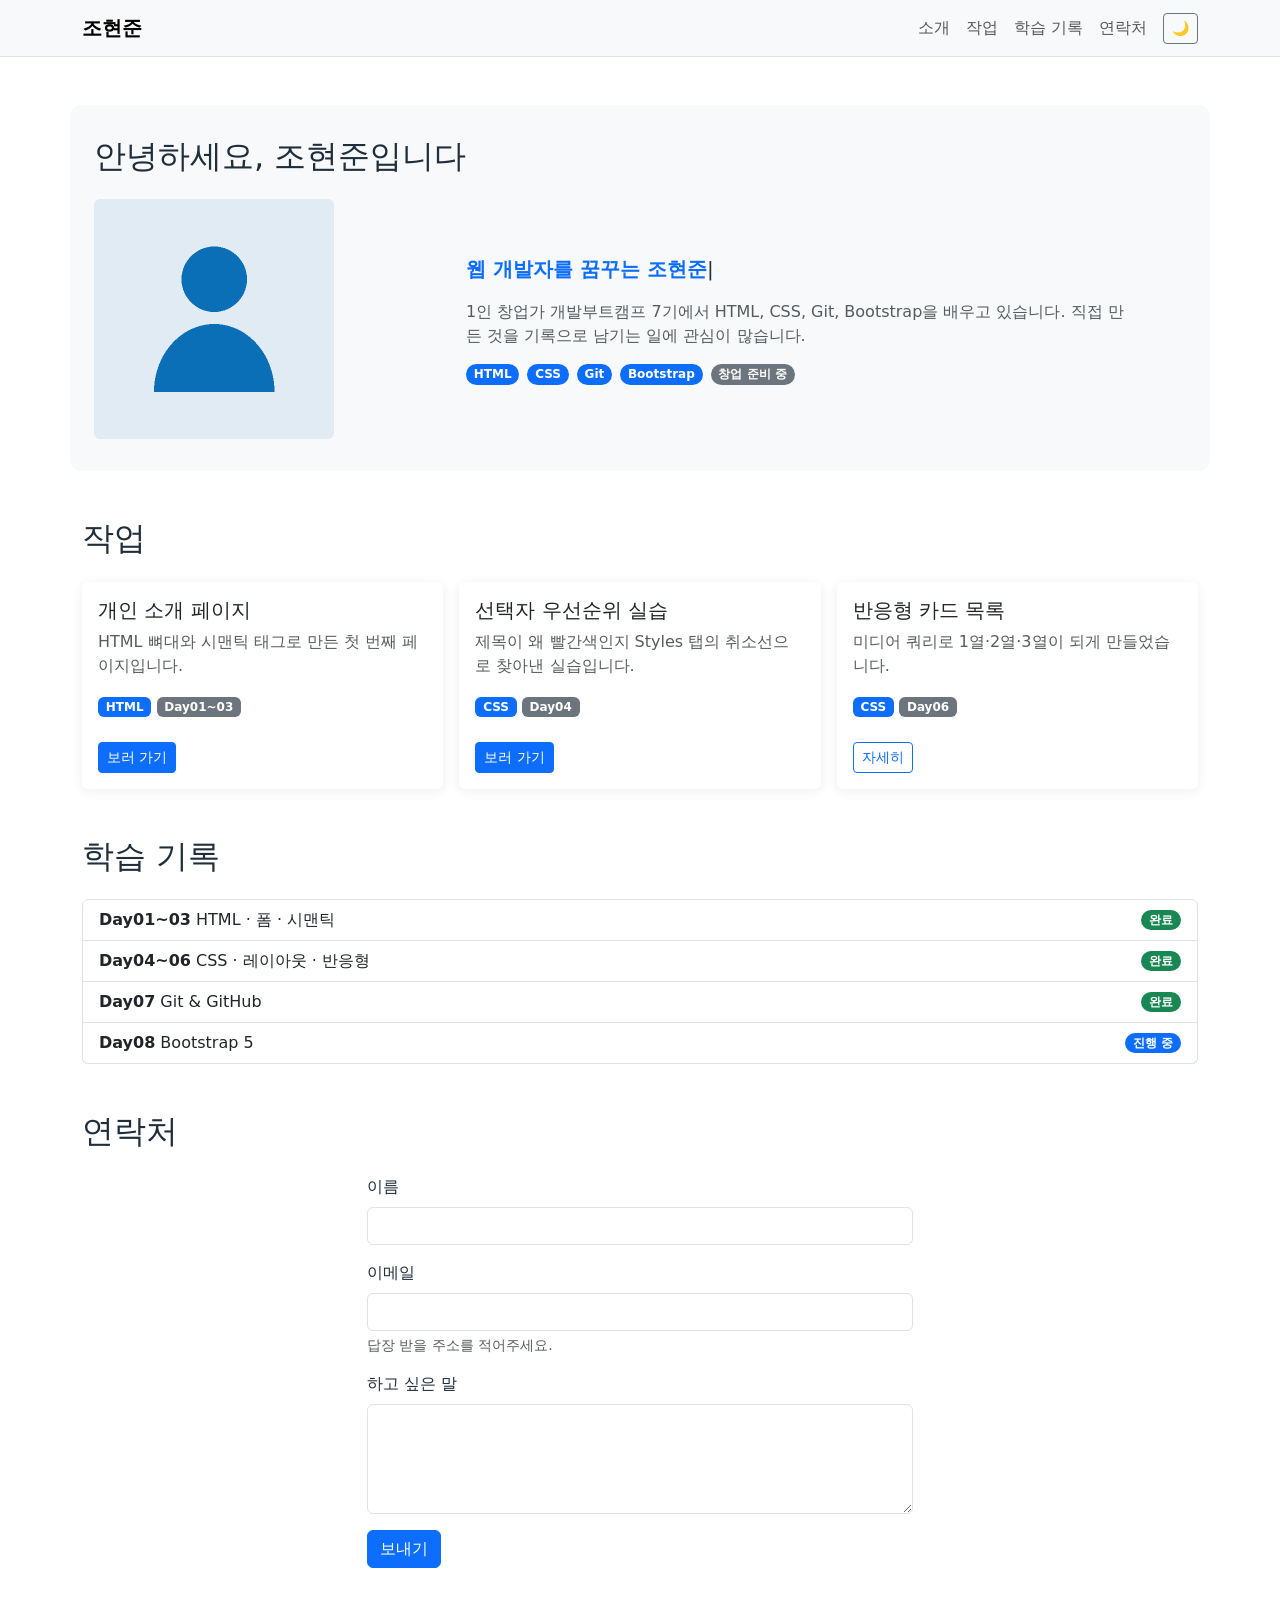
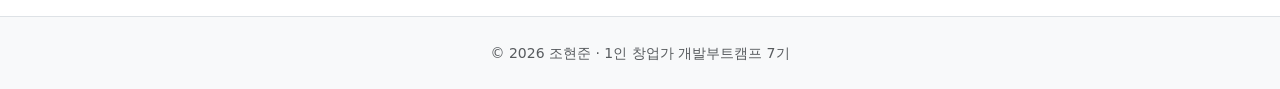
<file: day08/index.html>
<!doctype html>
<html lang="ko">
  <head>
    <meta charset="UTF-8" />
    <meta name="viewport" content="width=device-width, initial-scale=1.0" />
    <meta
      name="description"
      content="웹 개발을 배우며 창업을 준비하는 조현준의 포트폴리오입니다."
    />
    <title>조현준 — 포트폴리오</title>

    <!-- Bootstrap 먼저, 내 CSS는 그 뒤에 -->
    <link
      href="https://cdn.jsdelivr.net/npm/bootstrap@5.3.8/dist/css/bootstrap.min.css"
      rel="stylesheet"
    />
    <link href="style.css" rel="stylesheet" />
  </head>

  <body>
    <!-- ── Navbar : 992px 아래에서 접힙니다 ── -->
    <header>
      <nav class="navbar navbar-expand-lg bg-body-tertiary border-bottom">
        <div class="container">
          <a class="navbar-brand fw-bold" href="#">조현준</a>
          <button
            class="navbar-toggler"
            type="button"
            data-bs-toggle="collapse"
            data-bs-target="#menu"
            aria-controls="menu"
            aria-expanded="false"
            aria-label="메뉴 열기"
          >
            <span class="navbar-toggler-icon"></span>
          </button>
          <div class="collapse navbar-collapse" id="menu">
            <ul class="navbar-nav ms-auto align-items-lg-center">
              <li class="nav-item">
                <a class="nav-link" href="#intro">소개</a>
              </li>
              <li class="nav-item">
                <a class="nav-link" href="#works">작업</a>
              </li>
              <li class="nav-item">
                <a class="nav-link" href="#log">학습 기록</a>
              </li>
              <li class="nav-item">
                <a class="nav-link" href="#contact">연락처</a>
              </li>
              <!-- 다크 모드 버튼 : 아래 script와 id가 짝입니다 -->
              <li class="nav-item ms-lg-2">
                <button
                  id="themeBtn"
                  class="btn btn-outline-secondary btn-sm"
                  type="button"
                  aria-label="다크 모드 전환"
                >
                  🌙
                </button>
              </li>
            </ul>
          </div>
        </div>
      </nav>
    </header>

    <main>
      <!-- ── 소개 : 사진 4칸 + 글 8칸 ── -->
      <section id="intro" class="container my-5">
        <h1 class="h2 mb-4">안녕하세요, 조현준입니다</h1>
        <div class="row g-4 align-items-center">
          <div class="col-12 col-md-4">
            <!-- me.jpg 파일을 내 사진으로 바꾸면 됩니다 -->
            <img
              src="me.jpg"
              alt="조현준의 프로필 사진"
              class="img-fluid rounded"
              width="240"
              height="240"
            />
          </div>
          <div class="col-12 col-md-8">
            <!-- 타이핑 효과 : 아래 script의 words 배열을 바꾸면 문장이 바뀝니다 -->
            <p class="lead">
              <span id="typed" class="text-primary fw-bold"></span
              ><span class="cursor" aria-hidden="true">|</span>
            </p>
            <p class="text-body-secondary">
              1인 창업가 개발부트캠프 7기에서 HTML, CSS, Git, Bootstrap을
              배우고 있습니다. 직접 만든 것을 기록으로 남기는 일에 관심이
              많습니다.
            </p>
            <div class="d-flex flex-wrap gap-2">
              <span class="badge rounded-pill text-bg-primary">HTML</span>
              <span class="badge rounded-pill text-bg-primary">CSS</span>
              <span class="badge rounded-pill text-bg-primary">Git</span>
              <span class="badge rounded-pill text-bg-primary">Bootstrap</span>
              <span class="badge rounded-pill text-bg-secondary">창업 준비 중</span>
            </div>
          </div>
        </div>
      </section>

      <!-- ── 작업 : 1열 → 2열 → 3열 ── -->
      <section id="works" class="container my-5">
        <h2 class="mb-4">작업</h2>
        <div class="row g-3">
          <div class="col-12 col-md-6 col-lg-4">
            <div class="card h-100">
              <div class="card-body">
                <h3 class="card-title h5">개인 소개 페이지</h3>
                <p class="card-text text-body-secondary">
                  HTML 뼈대와 시맨틱 태그로 만든 첫 번째 페이지입니다.
                </p>
                <span class="badge text-bg-primary">HTML</span>
                <span class="badge text-bg-secondary">Day01~03</span>
              </div>
              <div class="card-footer bg-transparent border-0 pb-3">
                <!-- TODO: GitHub 저장소 주소로 바꾸기 -->
                <a href="#" class="btn btn-primary btn-sm">보러 가기</a>
              </div>
            </div>
          </div>
          <div class="col-12 col-md-6 col-lg-4">
            <div class="card h-100">
              <div class="card-body">
                <h3 class="card-title h5">선택자 우선순위 실습</h3>
                <p class="card-text text-body-secondary">
                  제목이 왜 빨간색인지 Styles 탭의 취소선으로 찾아낸 실습입니다.
                </p>
                <span class="badge text-bg-primary">CSS</span>
                <span class="badge text-bg-secondary">Day04</span>
              </div>
              <div class="card-footer bg-transparent border-0 pb-3">
                <!-- TODO: GitHub 저장소 주소로 바꾸기 -->
                <a href="#" class="btn btn-primary btn-sm">보러 가기</a>
              </div>
            </div>
          </div>
          <div class="col-12 col-md-6 col-lg-4">
            <div class="card h-100">
              <div class="card-body">
                <h3 class="card-title h5">반응형 카드 목록</h3>
                <p class="card-text text-body-secondary">
                  미디어 쿼리로 1열·2열·3열이 되게 만들었습니다.
                </p>
                <span class="badge text-bg-primary">CSS</span>
                <span class="badge text-bg-secondary">Day06</span>
              </div>
              <div class="card-footer bg-transparent border-0 pb-3">
                <button
                  class="btn btn-outline-primary btn-sm"
                  data-bs-toggle="modal"
                  data-bs-target="#detail"
                >
                  자세히
                </button>
              </div>
            </div>
          </div>
        </div>
      </section>

      <!-- ── 학습 기록 : 블로그 글 주소를 href에 넣으면 연결됩니다 ── -->
      <section id="log" class="container my-5">
        <h2 class="mb-4">학습 기록</h2>
        <div class="list-group">
          <a
            href="#"
            class="list-group-item list-group-item-action d-flex justify-content-between align-items-center"
          >
            <span><strong>Day01~03</strong> HTML · 폼 · 시맨틱</span>
            <span class="badge text-bg-success rounded-pill">완료</span>
          </a>
          <a
            href="#"
            class="list-group-item list-group-item-action d-flex justify-content-between align-items-center"
          >
            <span><strong>Day04~06</strong> CSS · 레이아웃 · 반응형</span>
            <span class="badge text-bg-success rounded-pill">완료</span>
          </a>
          <a
            href="#"
            class="list-group-item list-group-item-action d-flex justify-content-between align-items-center"
          >
            <span><strong>Day07</strong> Git &amp; GitHub</span>
            <span class="badge text-bg-success rounded-pill">완료</span>
          </a>
          <a
            href="#"
            class="list-group-item list-group-item-action d-flex justify-content-between align-items-center"
          >
            <span><strong>Day08</strong> Bootstrap 5</span>
            <span class="badge text-bg-primary rounded-pill">진행 중</span>
          </a>
        </div>
      </section>

      <!-- ── 연락처 : 넓은 화면에서 가운데 ── -->
      <section id="contact" class="container my-5">
        <h2 class="mb-4">연락처</h2>
        <div class="row">
          <div class="col-12 col-lg-6 mx-auto">
            <form>
              <div class="mb-3">
                <label for="name" class="form-label">이름</label>
                <input
                  type="text"
                  class="form-control"
                  id="name"
                  name="name"
                  required
                />
              </div>
              <div class="mb-3">
                <label for="email" class="form-label">이메일</label>
                <input
                  type="email"
                  class="form-control"
                  id="email"
                  name="email"
                  required
                />
                <div class="form-text">답장 받을 주소를 적어주세요.</div>
              </div>
              <div class="mb-3">
                <label for="message" class="form-label">하고 싶은 말</label>
                <textarea
                  class="form-control"
                  id="message"
                  name="message"
                  rows="4"
                ></textarea>
              </div>
              <button type="submit" class="btn btn-primary">보내기</button>
            </form>
          </div>
        </div>
      </section>
    </main>

    <footer class="bg-body-tertiary border-top py-4">
      <div class="container text-center text-body-secondary">
        <small>© 2026 조현준 · 1인 창업가 개발부트캠프 7기</small>
      </div>
    </footer>

    <!-- ── Modal : 버튼의 target과 id가 짝입니다 ── -->
    <div class="modal fade" id="detail" tabindex="-1" aria-hidden="true">
      <div class="modal-dialog">
        <div class="modal-content">
          <div class="modal-header">
            <h5 class="modal-title">반응형 카드 목록</h5>
            <button
              type="button"
              class="btn-close"
              data-bs-dismiss="modal"
              aria-label="닫기"
            ></button>
          </div>
          <div class="modal-body">
            <p class="mb-0">
              CSS Grid와 미디어 쿼리로 만들었습니다. 768px에서 2열, 1024px에서
              3열이 됩니다.
            </p>
          </div>
        </div>
      </div>
    </div>

    <!-- JS는 body 끝에 : Navbar 접힘과 Modal에 필요합니다 -->
    <script src="https://cdn.jsdelivr.net/npm/bootstrap@5.3.8/dist/js/bootstrap.bundle.min.js"></script>

    <!-- 내 JS : 다크 모드 + 타이핑 효과 -->
    <script>
      /* ── 다크 모드 ── */
      const root = document.documentElement;
      const themeBtn = document.getElementById("themeBtn");

      function applyTheme(theme) {
        root.setAttribute("data-bs-theme", theme);
        themeBtn.textContent = theme === "dark" ? "☀️" : "🌙";
      }

      let saved = null;
      try {
        saved = localStorage.getItem("theme");
      } catch (e) {}
      const system = window.matchMedia("(prefers-color-scheme: dark)").matches
        ? "dark"
        : "light";
      applyTheme(saved || system);

      themeBtn.addEventListener("click", () => {
        const next =
          root.getAttribute("data-bs-theme") === "dark" ? "light" : "dark";
        applyTheme(next);
        try {
          localStorage.setItem("theme", next);
        } catch (e) {}
      });

      /* ── 타이핑 효과 : words 배열의 문장을 바꿔 보세요 ── */
      const words = [
        "웹 개발자를 꿈꾸는 조현준입니다",
        "Git으로 하루를 기록하는 중입니다",
        "Hi, I'm Hyunjun, a web dev in progress",
      ];
      const typed = document.getElementById("typed");
      let w = 0;
      let i = 0;
      let deleting = false;

      function tick() {
        const word = words[w];
        typed.textContent = word.slice(0, i);

        if (!deleting && i === word.length) {
          deleting = true;
          setTimeout(tick, 1500);
          return;
        }
        if (deleting && i === 0) {
          deleting = false;
          w = (w + 1) % words.length;
        }
        i += deleting ? -1 : 1;
        setTimeout(tick, deleting ? 40 : 90);
      }

      if (window.matchMedia("(prefers-reduced-motion: reduce)").matches) {
        typed.textContent = words[0];
      } else {
        tick();
      }
    </script>
  </body>
</html>
</file>
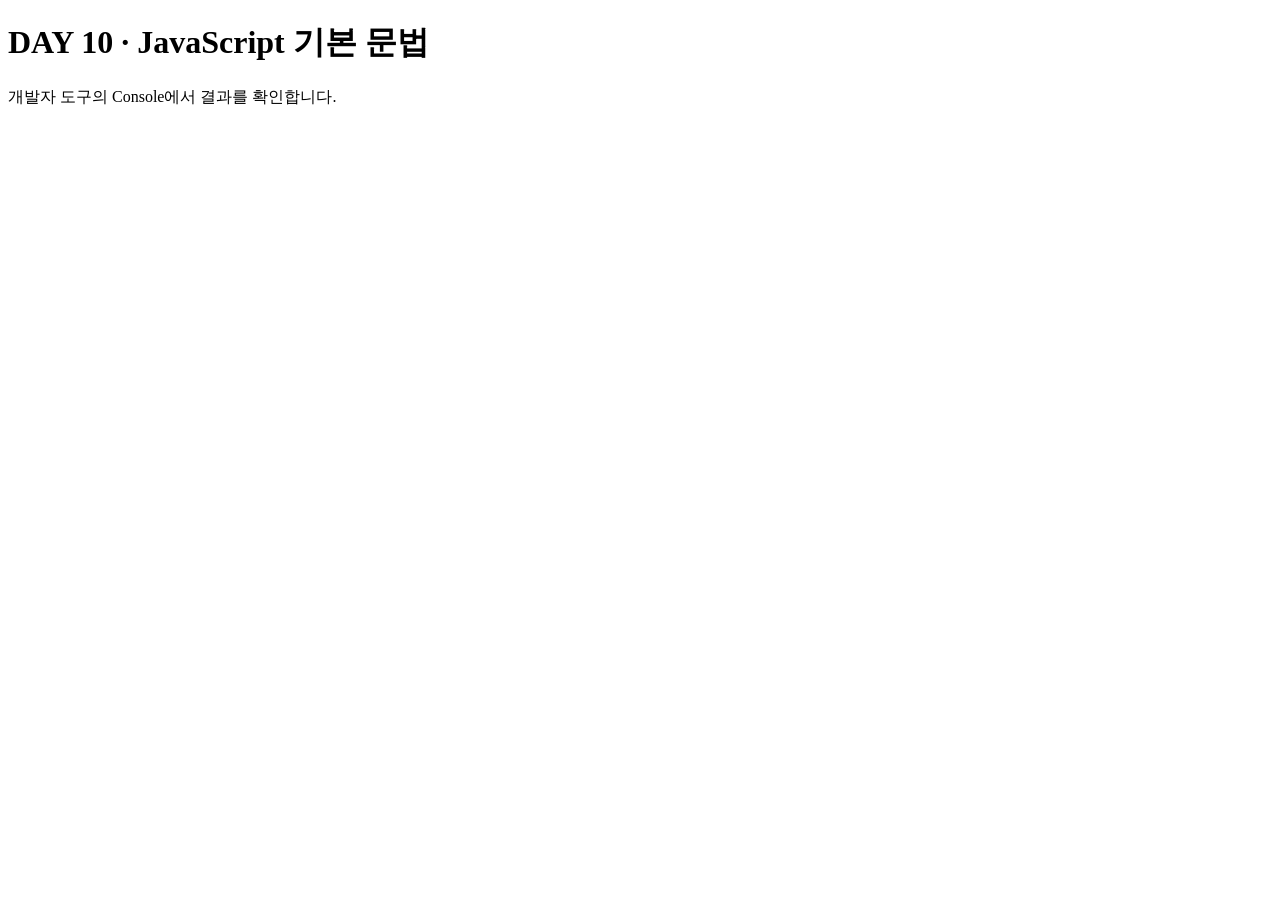
<file: day10/index.html>
<!DOCTYPE html>
<html lang="ko">
<head>
  <meta charset="UTF-8">
  <meta name="viewport" content="width=device-width, initial-scale=1.0">
  <title>DAY 10 · JavaScript 기본 문법</title>
</head>
<body>
  <h1>DAY 10 · JavaScript 기본 문법</h1>
  <p>개발자 도구의 Console에서 결과를 확인합니다.</p>

  <script src="main.js"></script>
</body>
</html>
</file>
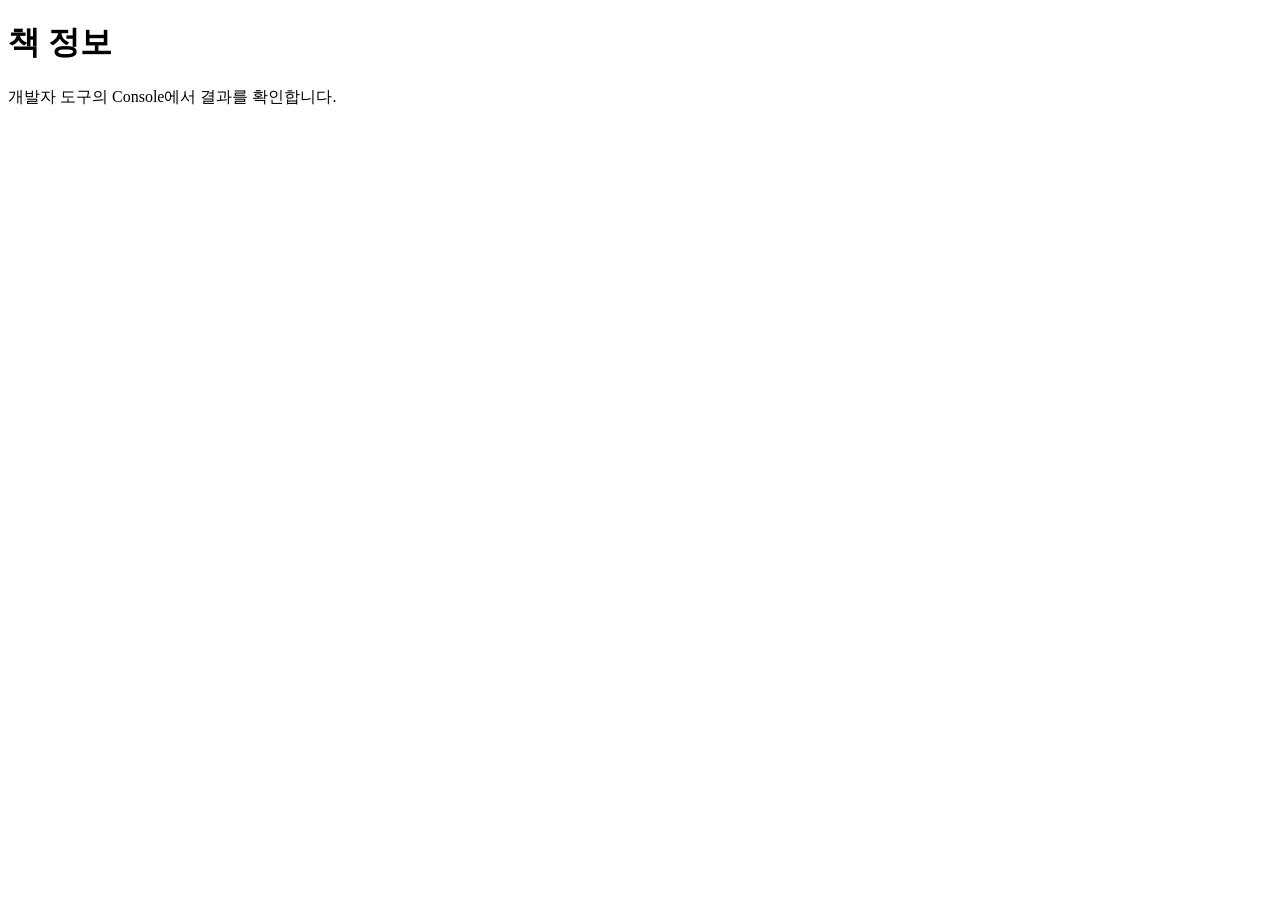
<file: Day10_/index.html>
<!DOCTYPE html>
<html lang="ko">
<head>
  <meta charset="UTF-8">
  <meta name="viewport" content="width=device-width, initial-scale=1.0">
  <title>책 정보</title>
</head>
<body>
  <h1>책 정보</h1>
  <p>개발자 도구의 Console에서 결과를 확인합니다.</p>

  <script src="book.js"></script>
</body>
</html>
</file>
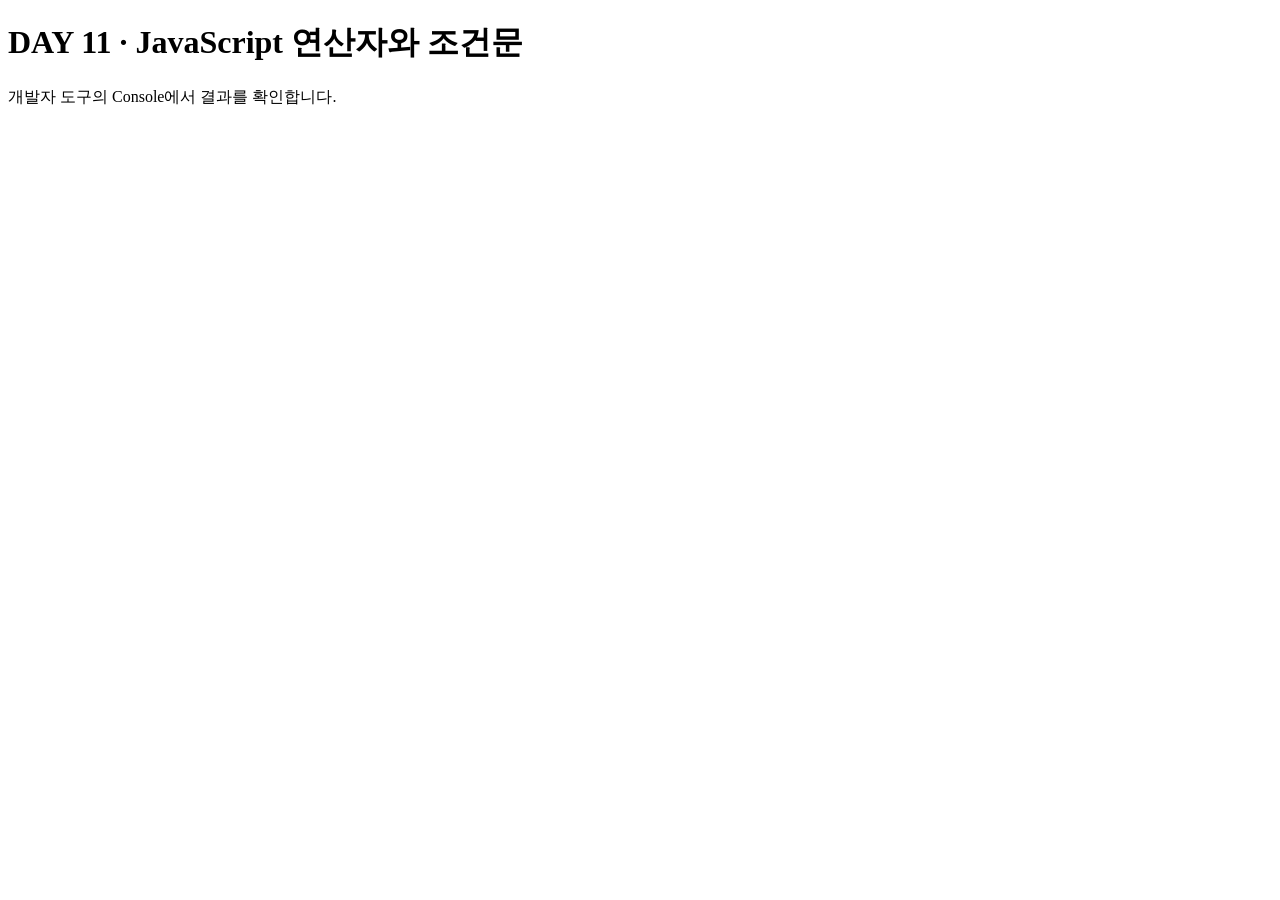
<file: day11/index.html>
<!doctype html>
<html lang="ko">
  <head>
    <meta charset="UTF-8" />
    <meta name="viewport" content="width=device-width, initial-scale=1.0" />
    <title>DAY 11 · JavaScript 연산자와 조건문</title>
  </head>
  <body>
    <h1>DAY 11 · JavaScript 연산자와 조건문</h1>
    <p>개발자 도구의 Console에서 결과를 확인합니다.</p>

    <script src="index.js"></script>
  </body>
</html>
</file>
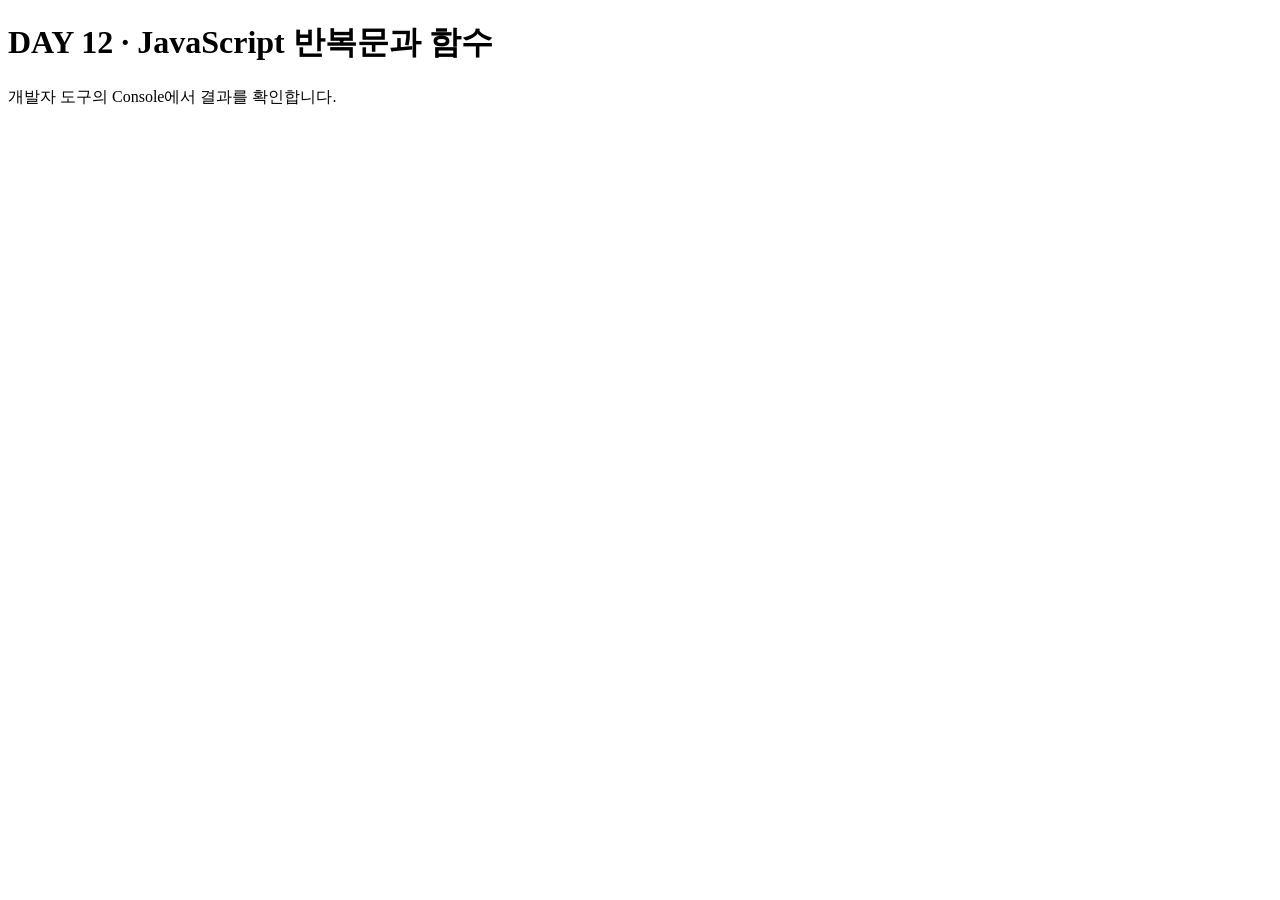
<file: day12/index.html>
<!doctype html>
<html lang="ko">
  <head>
    <meta charset="UTF-8" />
    <meta name="viewport" content="width=device-width, initial-scale=1.0" />
    <title>DAY 12 · JavaScript 반복문과 함수</title>
  </head>
  <body>
    <h1>DAY 12 · JavaScript 반복문과 함수</h1>
    <p>개발자 도구의 Console에서 결과를 확인합니다.</p>

    <script src="index.js"></script>
  </body>
</html>
</file>
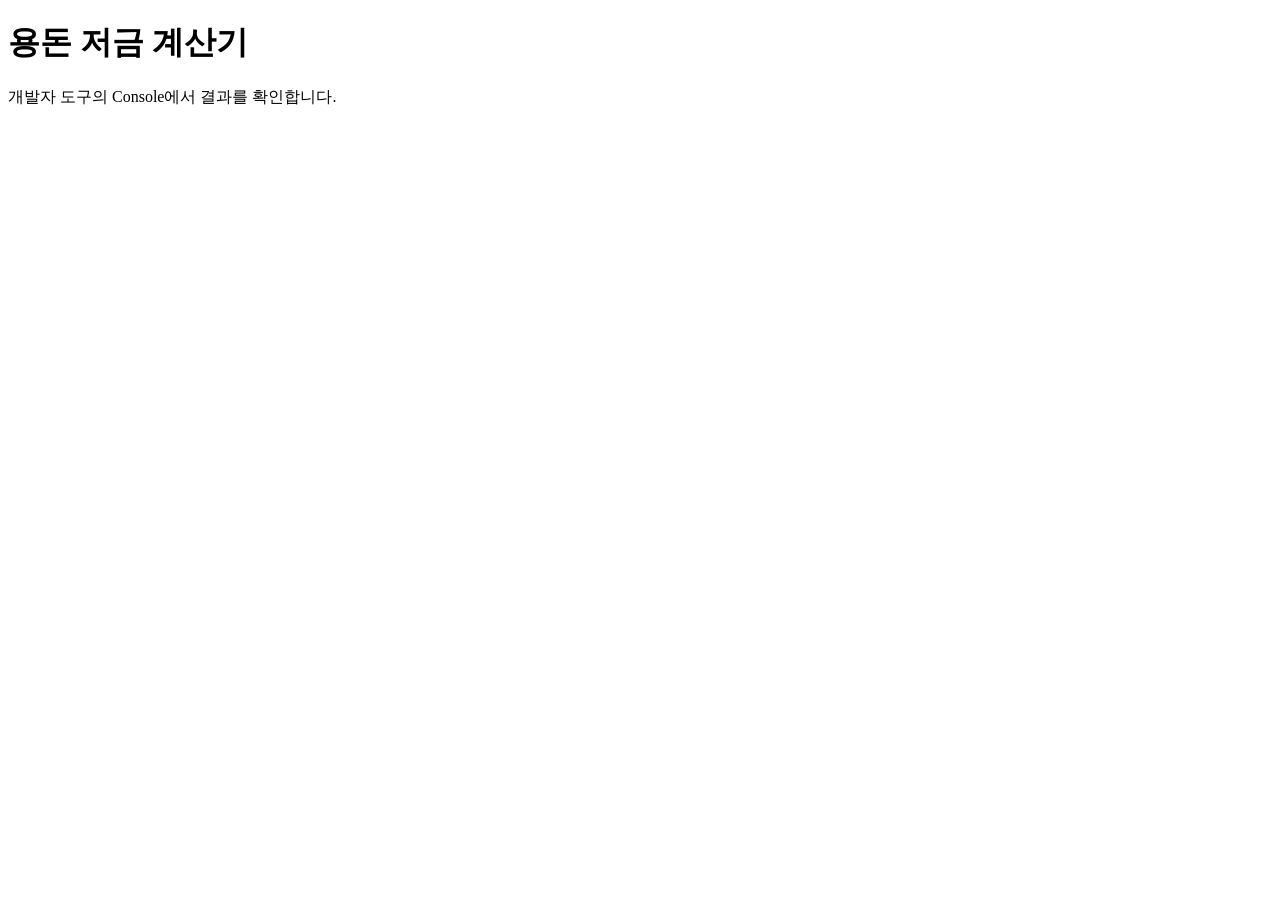
<file: Day12_과제/index.html>
<!DOCTYPE html>
<html lang="ko">
<head>
  <meta charset="UTF-8">
  <meta name="viewport" content="width=device-width, initial-scale=1.0">
  <title>용돈 저금 계산기</title>
</head>
<body>
  <h1>용돈 저금 계산기</h1>
  <p>개발자 도구의 Console에서 결과를 확인합니다.</p>

  <script src="savings.js"></script>
</body>
</html>
</file>
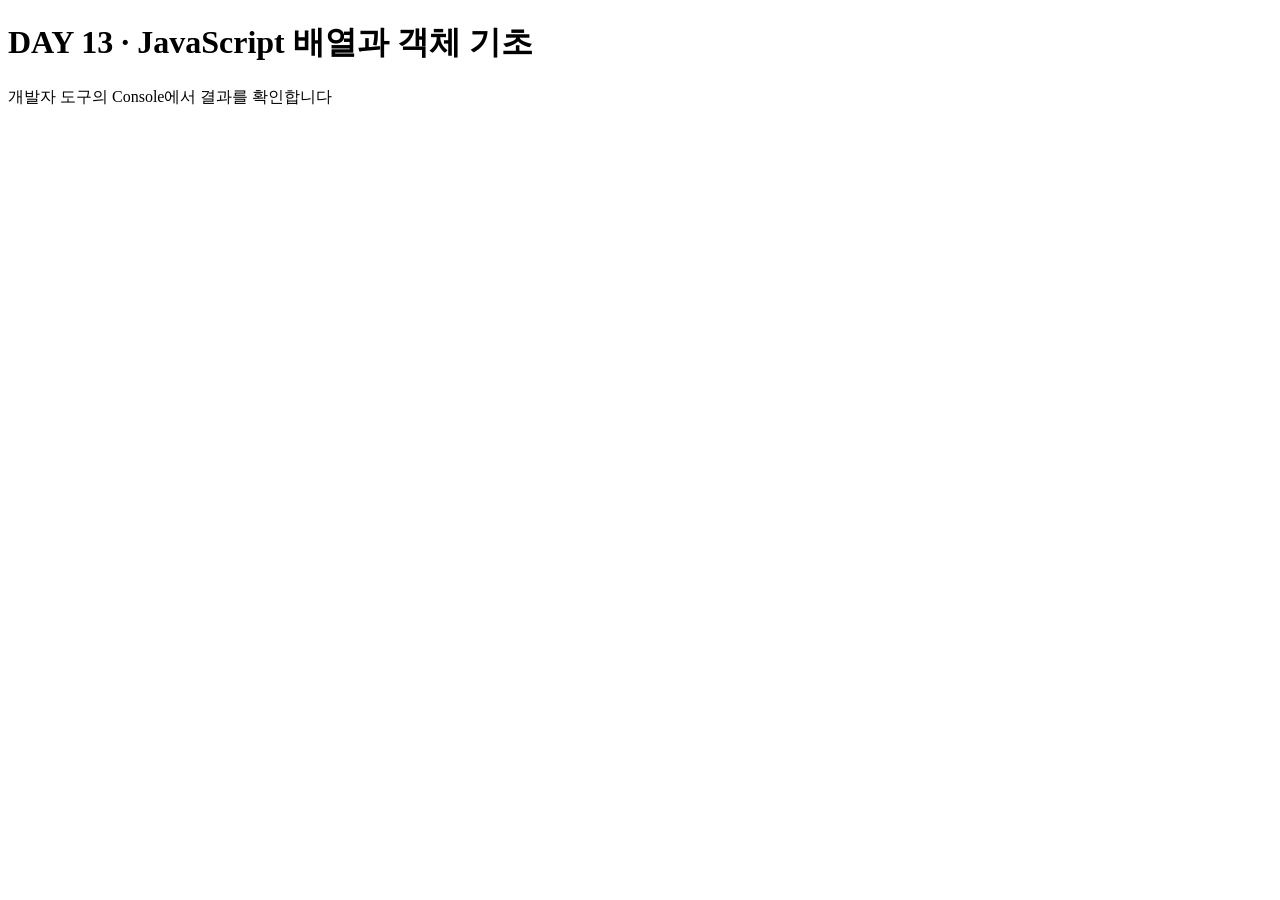
<file: day13/index.html>
<!doctype html>
<html lang="ko">
  <head>
    <meta charset="UTF-8" />
    <meta name="viewport" content="width=device-width, initial-scale=1.0" />
    <title>DAY 13 · JavaScript 배열과 객체 기초</title>
  </head>
  <body>
    <h1>DAY 13 · JavaScript 배열과 객체 기초</h1>
    <p>개발자 도구의 Console에서 결과를 확인합니다</p>

    <script src="index.js"></script>
  </body>
</html>
</file>
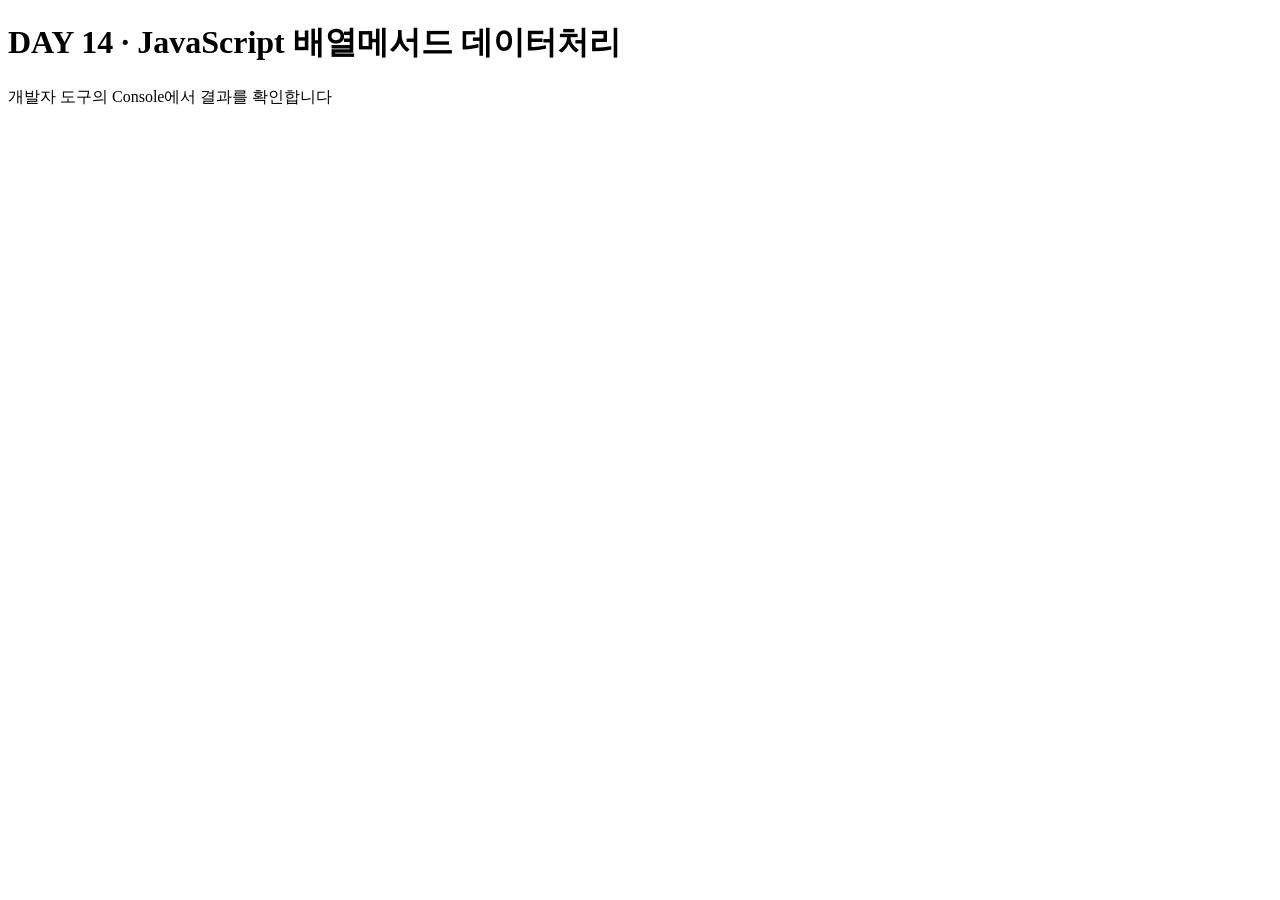
<file: day14/index.html>
<!doctype html>
<html lang="ko">
  <head>
    <meta charset="UTF-8" />
    <meta name="viewport" content="width=device-width, initial-scale=1.0" />
    <title>DAY 14 · JavaScript 배열메서드 데이터처리</title>
  </head>
  <body>
    <h1>DAY 14 · JavaScript 배열메서드 데이터처리</h1>
    <p>개발자 도구의 Console에서 결과를 확인합니다</p>

    <script src="index.js"></script>
  </body>
</html>
</file>
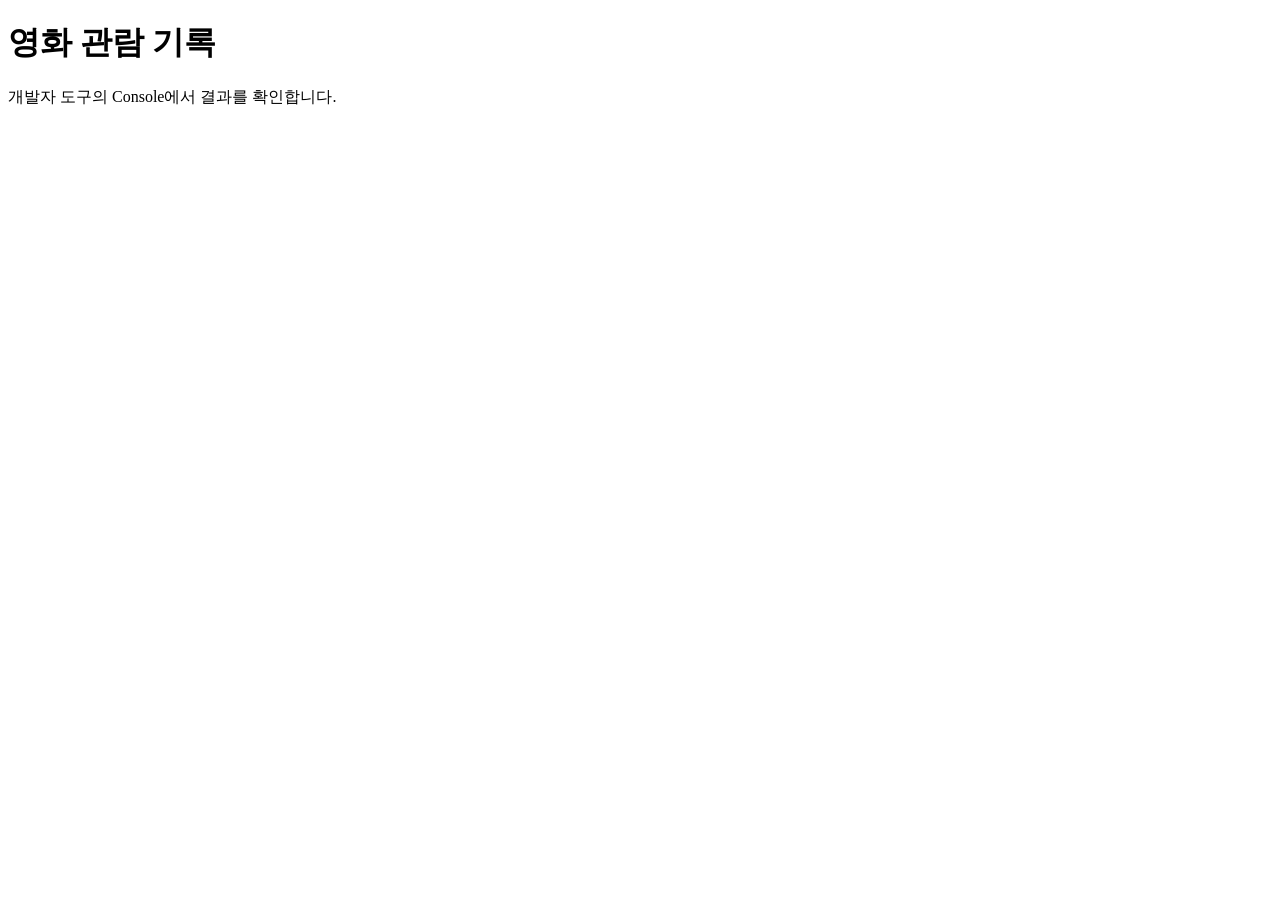
<file: day14과제/index.html>
<!DOCTYPE html>
<html lang="ko">
<head>
  <meta charset="UTF-8">
  <meta name="viewport" content="width=device-width, initial-scale=1.0">
  <title>영화 관람 기록</title>
</head>
<body>
  <h1>영화 관람 기록</h1>
  <p>개발자 도구의 Console에서 결과를 확인합니다.</p>

  <script src="movies.js"></script>
</body>
</html>
</file>
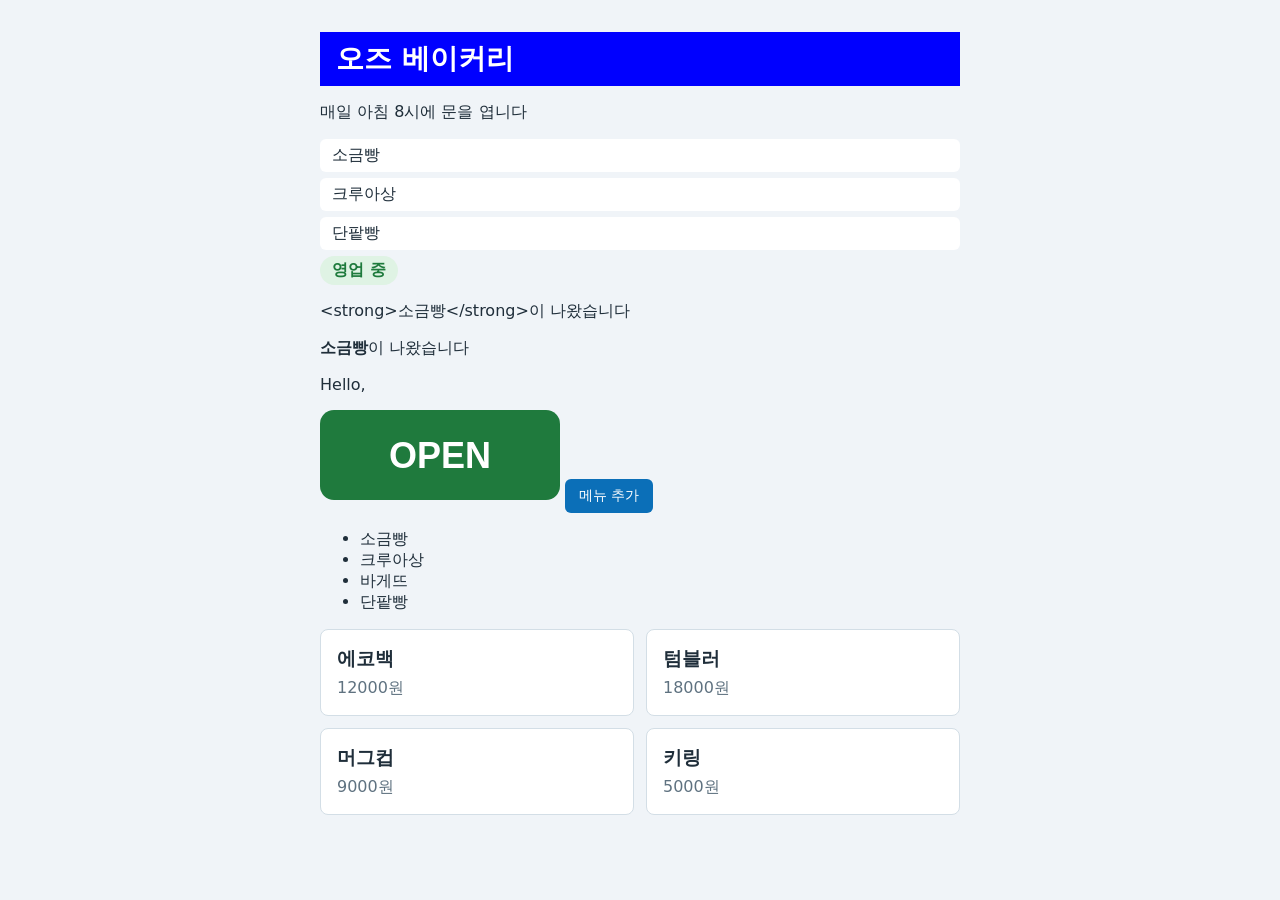
<file: day15/index.html>
<!DOCTYPE html>
<html lang="ko">
<head>
  <meta charset="UTF-8">
  <meta name="viewport" content="width=device-width, initial-scale=1.0">
  <title>DAY 15 — DOM 조작 기초</title>
  <link rel="stylesheet" href="style.css">
</head>
<body>
  <main>
    <!-- 01 · 02 — DOM, 요소 선택 -->
    <h1 id="title">오즈 베이커리</h1>
    <p class="desc">매일 아침 8시에 문을 엽니다</p>
    <ul class="menu">
      <li>소금빵</li>
      <li class="new">크루아상</li>
      <li class="new sold-out">바게트</li>
    </ul>

    <!-- 03 — 내용과 모양 바꾸기 -->
    <p class="status">준비 중</p>
    <p id="text-msg"></p>
    <p id="html-msg"></p>
    <p id="hello">Hello, <span style="display:none;">Javascript!</span></p>
    <img id="sign" src="closed.svg" alt="준비 중">

    <!-- 04 — 만들고 붙이고 지우기 -->
    <button id="add-btn" type="button">메뉴 추가</button>
    <ul class="bread-list"></ul>
    <section id="card-list" class="card-list"></section>
  </main>

  <!-- 장표의 예제는 index.js에 따라 칩니다 -->
  <script src="index.js"></script>
</body>
</html>
</file>
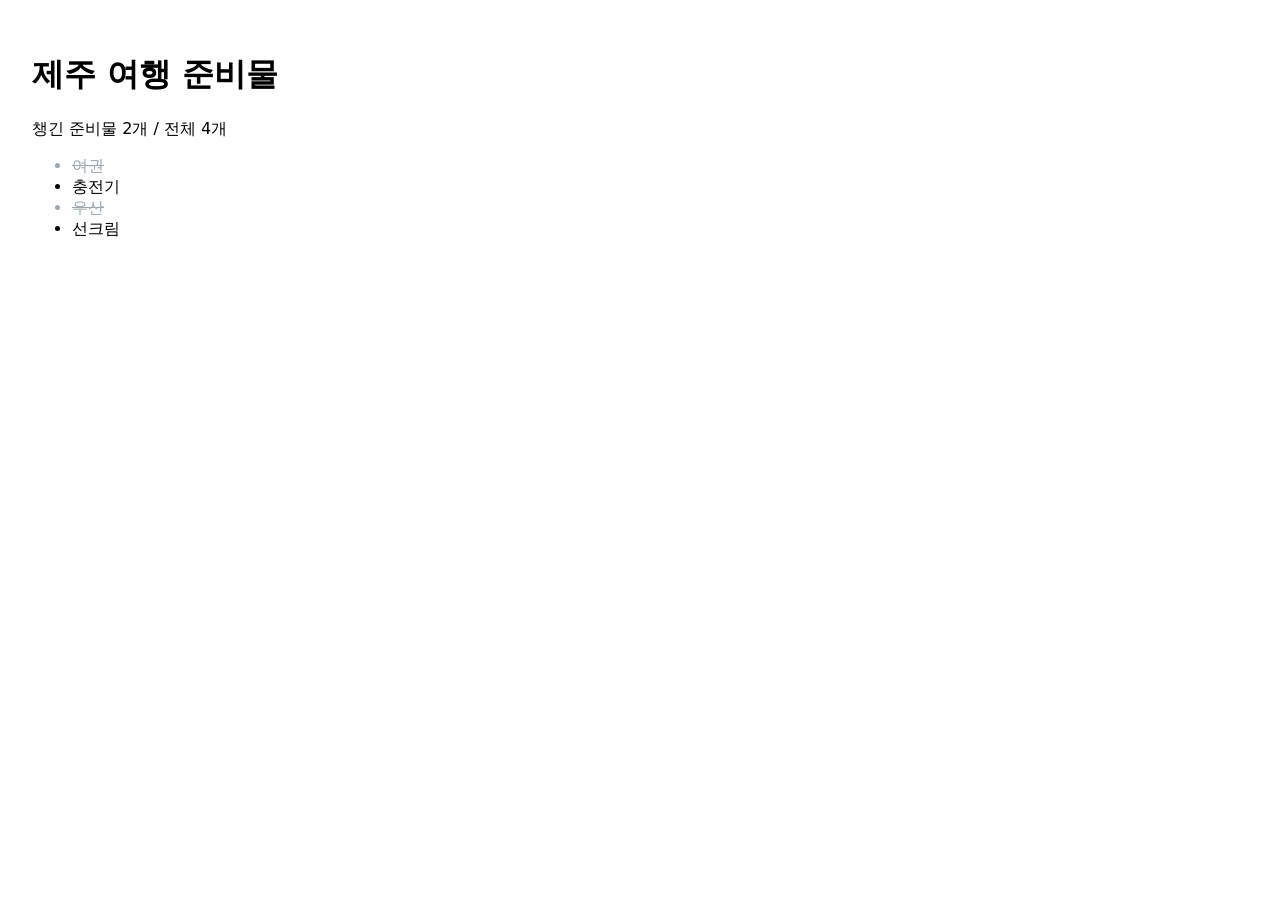
<file: day15과제/index.html>
<!DOCTYPE html>
<html lang="ko">
<head>
  <meta charset="UTF-8">
  <meta name="viewport" content="width=device-width, initial-scale=1.0">
  <title>여행 준비물</title>
  <style>
    body {
      padding: 24px;
      font-family: system-ui, sans-serif;
    }
    .packed {
      color: #9aa7b1;
      text-decoration: line-through;
    }
  </style>
</head>
<body>
  <h1 id="list-title">준비물</h1>
  <p id="summary"></p>
  <ul id="item-list"></ul>

  <script src="packing.js"></script>
</body>
</html>
</file>
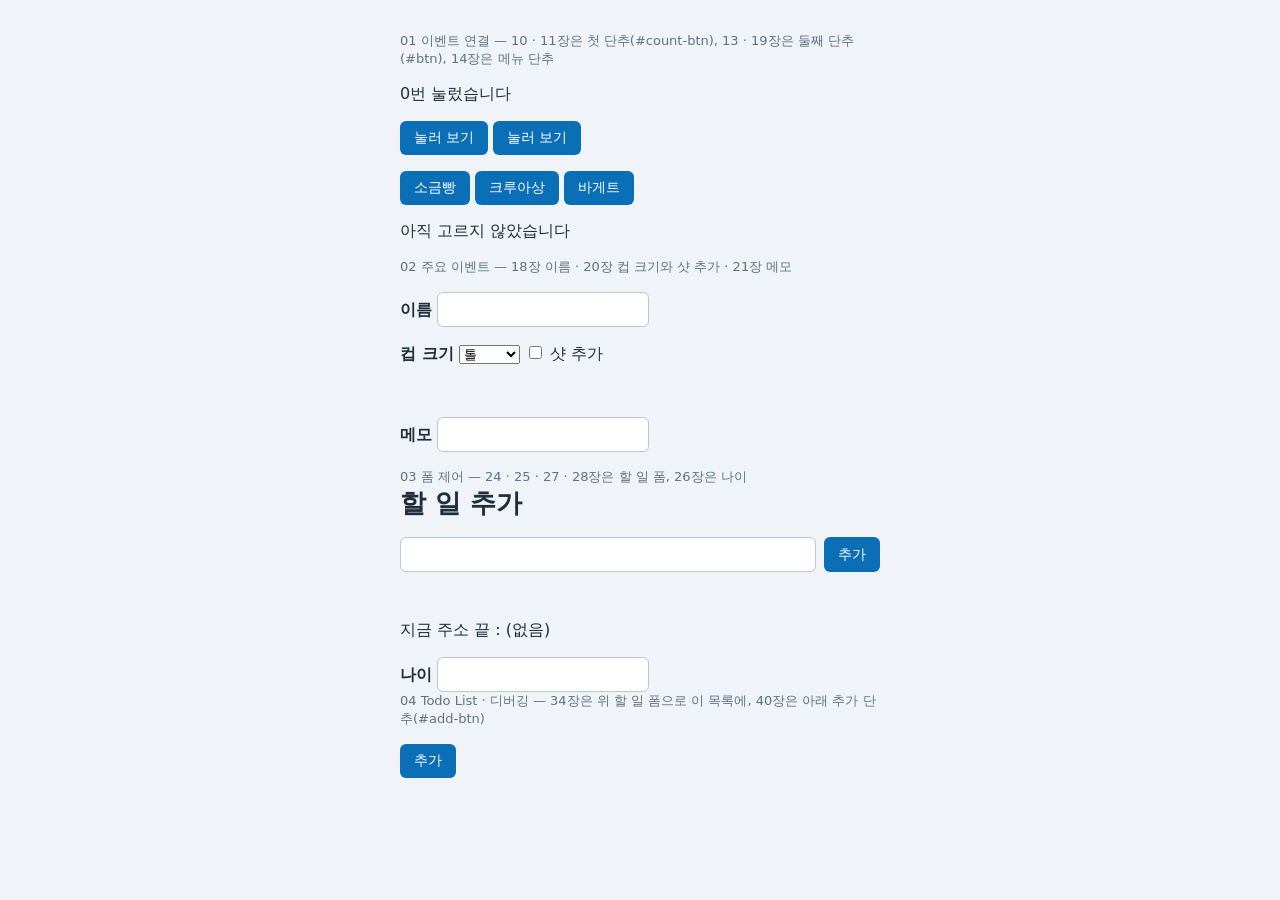
<file: day16/index.html>
<!DOCTYPE html>
<html lang="ko">
<head>
  <meta charset="UTF-8">
  <meta name="viewport" content="width=device-width, initial-scale=1.0">
  <title>DAY 16 — 이벤트 처리와 폼 제어</title>
  <link rel="stylesheet" href="style.css">
</head>
<body>
  <main>
    <!-- 01 — 이벤트 연결 (10 · 11 · 13 · 14장) -->
    <p class="hint">01 이벤트 연결 — 10 · 11장은 첫 단추(#count-btn), 13 · 19장은 둘째 단추(#btn), 14장은 메뉴 단추</p>
    <p id="count">0번 눌렀습니다</p>
    <button id="count-btn" type="button">눌러 보기</button>
    <button id="btn" type="button">눌러 보기</button>
    <p>
      <button class="menu-btn" type="button">소금빵</button>
      <button class="menu-btn" type="button">크루아상</button>
      <button class="menu-btn" type="button">바게트</button>
    </p>
    <p id="picked">아직 고르지 않았습니다</p>

    <!-- 02 — 주요 이벤트 (18 · 20 · 21장) -->
    <p class="hint">02 주요 이벤트 — 18장 이름 · 20장 컵 크기와 샷 추가 · 21장 메모</p>
    <!-- form으로 감싸지 않음 — 입력칸에서 Enter를 쳐도 제출되지 않게 -->
    <p><label for="name">이름</label> <input id="name" type="text"></p>
    <p>
      <label for="size">컵 크기</label>
      <select id="size">
        <option value="톨">톨</option>
        <option value="그란데">그란데</option>
        <option value="벤티">벤티</option>
      </select>
      <label class="agree"><input id="shot" type="checkbox"> 샷 추가</label>
    </p>
    <p id="order" class="msg ok"></p>
    <p><label for="memo">메모</label> <input id="memo" type="text"></p>

    <!-- 03 — 폼 제어 (24 · 25 · 26 · 27 · 28장) -->
    <p class="hint">03 폼 제어 — 24 · 25 · 27 · 28장은 할 일 폼, 26장은 나이</p>
    <h1>할 일 추가</h1>
    <form id="todo-form" class="todo-form">
      <input id="todo-input" name="todo" type="text">
      <button type="submit">추가</button>
    </form>
    <p id="msg" class="msg"></p>
    <p id="where"></p>
    <label for="age">나이</label>
    <input id="age" type="number">

    <!-- 04 — Todo List · 디버깅 (34 · 40장) -->
    <p class="hint">04 Todo List · 디버깅 — 34장은 위 할 일 폼으로 이 목록에, 40장은 아래 추가 단추(#add-btn)</p>
    <ul id="todo-list" class="todo-list"></ul>
    <button id="add-btn" type="button">추가</button>
  </main>

  <!-- 장표의 예제는 index.js에 따라 칩니다 -->
  <script src="index.js"></script>
</body>
</html>
</file>
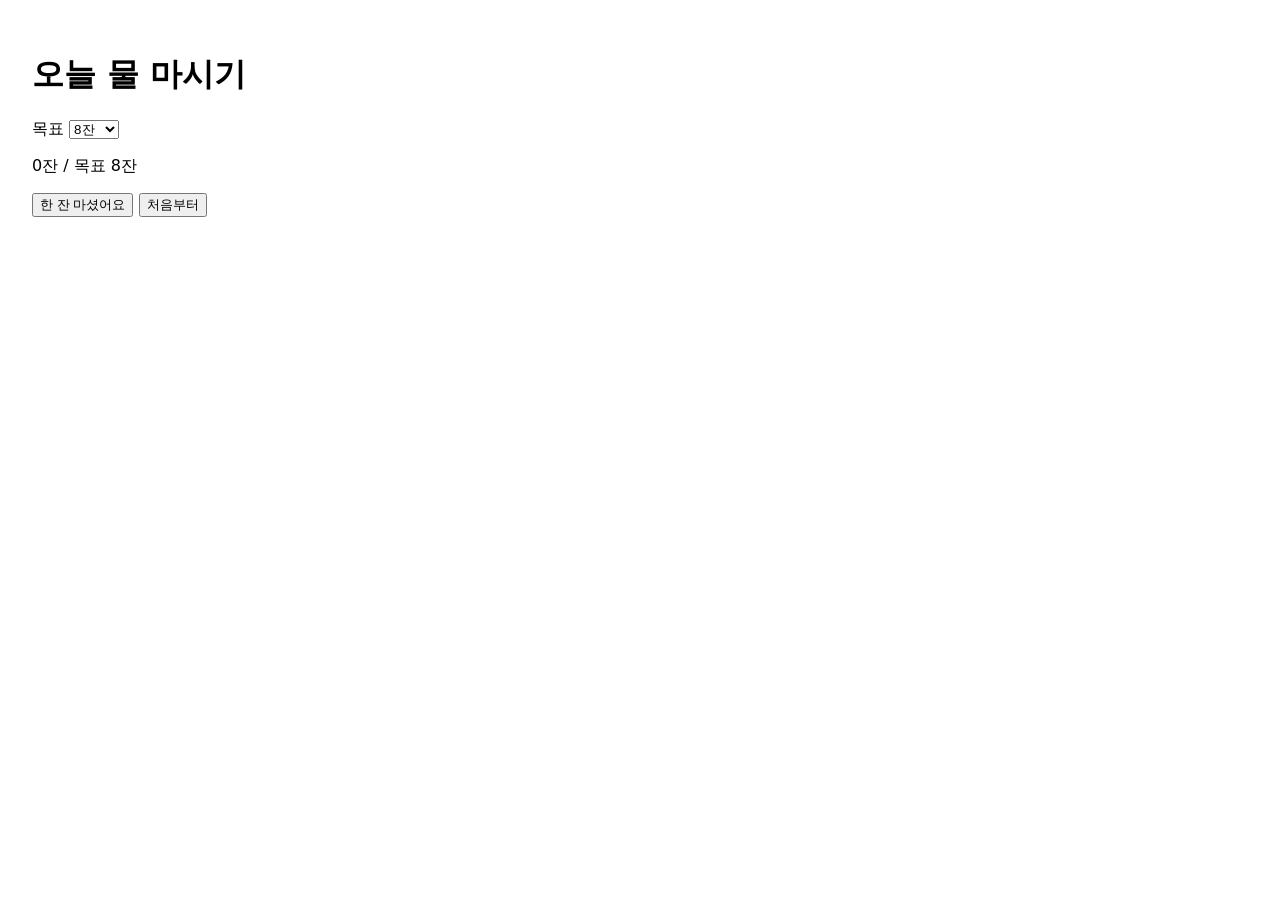
<file: day16과제/index.html>
<!DOCTYPE html>
<html lang="ko">
<head>
  <meta charset="UTF-8">
  <meta name="viewport" content="width=device-width, initial-scale=1.0">
  <title>물 마시기 기록</title>
  <style>
    body {
      padding: 24px;
      font-family: system-ui, sans-serif;
    }
    .done {
      color: #1e7a3c;
      font-weight: bold;
    }
  </style>
</head>
<body>
  <h1>오늘 물 마시기</h1>
  <label for="goal">목표</label>
  <select id="goal">
    <option value="6">6잔</option>
    <option value="8" selected>8잔</option>
    <option value="10">10잔</option>
  </select>
  <p id="status">0잔 / 목표 8잔</p>
  <button id="plus-btn" type="button">한 잔 마셨어요</button>
  <button id="reset-btn" type="button">처음부터</button>

  <script src="water.js"></script>
</body>
</html>
</file>
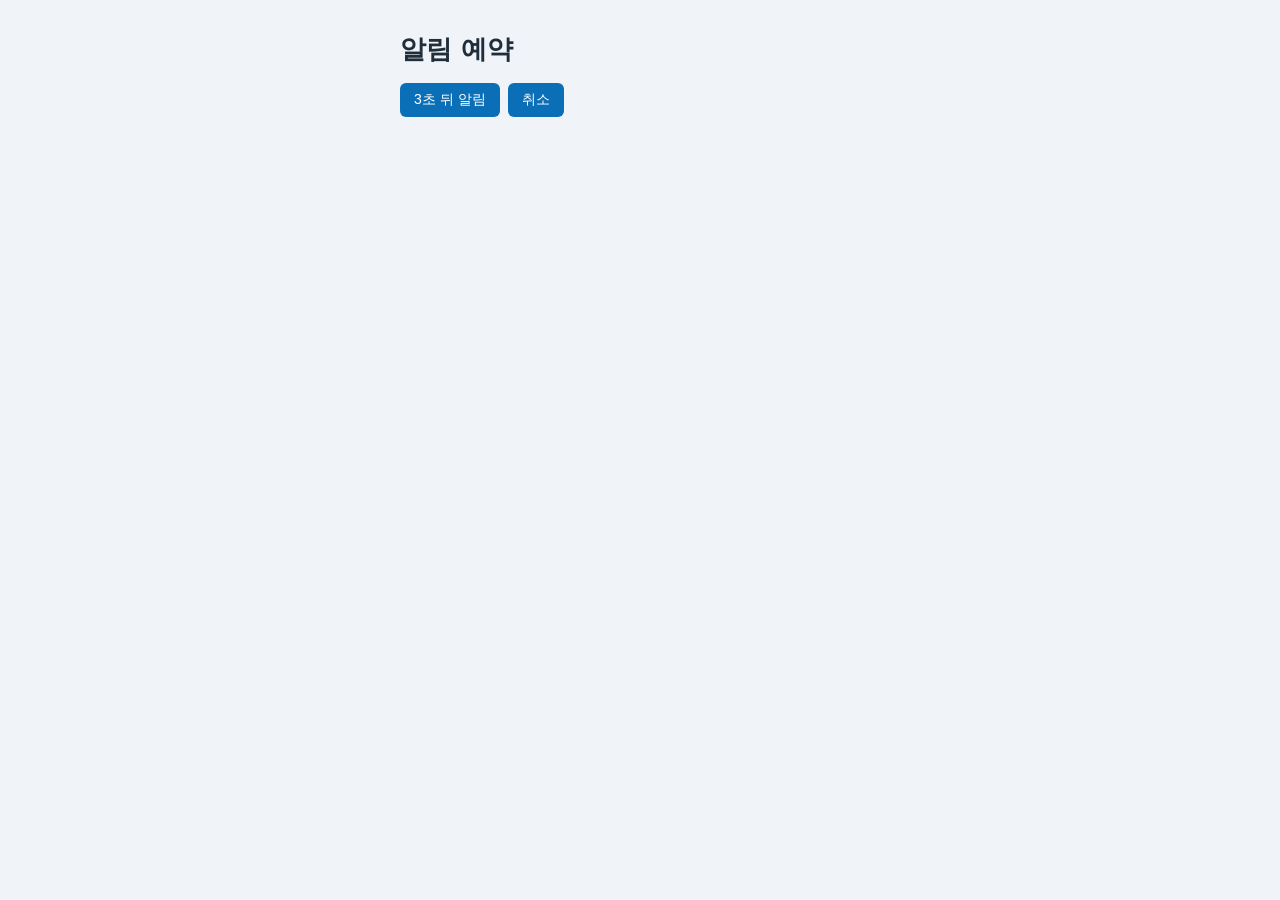
<file: day17/index.html>
<!DOCTYPE html>
<html lang="ko">
<head>
  <meta charset="UTF-8">
  <meta name="viewport" content="width=device-width, initial-scale=1.0">
  <title>DAY 17 — 비동기 처리 기초</title>
  <link rel="stylesheet" href="style.css">
</head>
<body>
  <main>
    <!-- 장표 예제는 대부분 결과가 Console에 찍힙니다 — 개발자 도구를 열어 두고 봅니다 -->

    <!-- 02 — 타이머 : 20장 clearTimeout이 쓰는 단추 두 개와 문구 -->
    <h1>알림 예약</h1>
    <div class="buttons">
      <button id="set-btn" type="button">3초 뒤 알림</button>
      <button id="cancel-btn" type="button">취소</button>
    </div>
    <p id="msg" class="msg"></p>
  </main>

  <!-- 장표의 예제는 index.js에 따라 칩니다 -->
  <script src="index.js"></script>
</body>
</html>
</file>
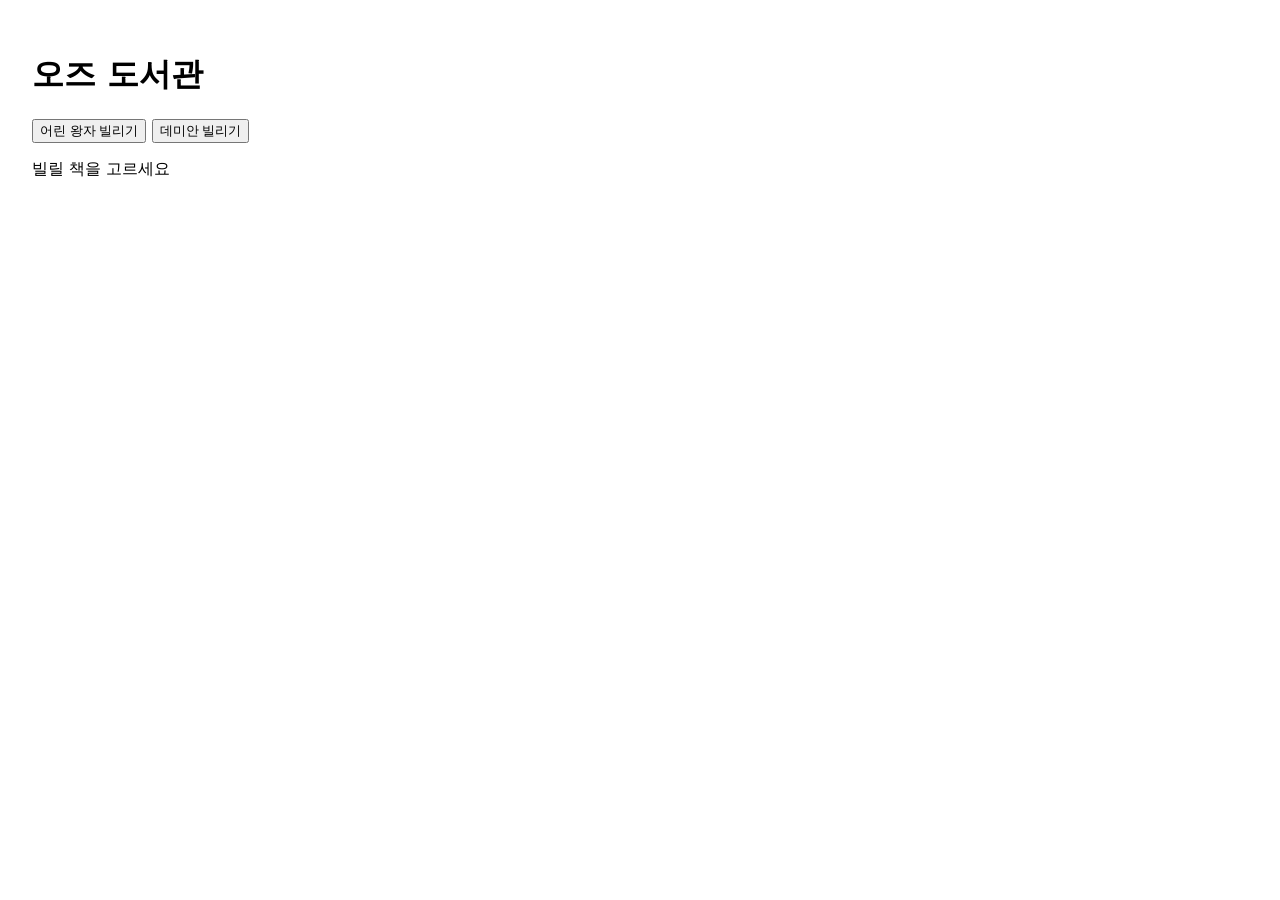
<file: day17_/index.html>
<!DOCTYPE html>
<html lang="ko">
<head>
  <meta charset="UTF-8">
  <meta name="viewport" content="width=device-width, initial-scale=1.0">
  <title>도서 대출 확인</title>
  <style>
    body {
      padding: 24px;
      font-family: system-ui, sans-serif;
    }
  </style>
</head>
<body>
  <h1>오즈 도서관</h1>
  <button id="prince-btn" type="button">어린 왕자 빌리기</button>
  <button id="demian-btn" type="button">데미안 빌리기</button>
  <p id="status">빌릴 책을 고르세요</p>

  <script src="library.js"></script>
</body>
</html>
</file>
<file: day15/style.css>
/* DAY 15 — 장표 예제(index.html)와 실습 01 · 02가 함께 쓰는 스타일 */
* {
  box-sizing: border-box;
}
body {
  margin: 0;
  padding: 32px 24px;
  font-family: system-ui, sans-serif;
  color: #1f2e3a;
  background: #f0f4f8;
}
main {
  max-width: 640px;
  margin: 0 auto;
}
h1 {
  margin: 0 0 12px;
  font-size: 28px;
}

/* 실습 01 — 가게 소개 */
.status {
  display: inline-block;
  margin: 0;
  padding: 4px 12px;
  border-radius: 999px;
  background: #d3dee6;
  color: #5f7280;
  font-weight: bold;
}
.status.open {
  background: #dff3e4;
  color: #1e7a3c;
}
.menu {
  margin: 16px 0 0;
  padding: 0;
  list-style: none;
}
.menu li {
  margin-bottom: 6px;
  padding: 6px 12px;
  border-radius: 6px;
  background: #ffffff;
}
.menu li.sold-out {
  color: #9aa7b1;
  text-decoration: line-through;
}

/* 실습 02 — 상품 카드 */
.card-list {
  display: grid;
  grid-template-columns: repeat(2, 1fr);
  gap: 12px;
  margin-top: 16px;
}
.card {
  padding: 16px;
  border: 1px solid #d3dee6;
  border-radius: 8px;
  background: #ffffff;
}
.card h3 {
  margin: 0 0 6px;
}
.card p {
  margin: 0;
  color: #5f7280;
}
.card.sold-out {
  opacity: 0.55;
}
.badge {
  display: inline-block;
  margin-top: 8px;
  padding: 2px 8px;
  border-radius: 4px;
  background: #c4553c;
  color: #ffffff;
  font-size: 12px;
}
button {
  padding: 8px 14px;
  border: 0;
  border-radius: 6px;
  background: #0b6fb8;
  color: #ffffff;
  font-size: 14px;
  cursor: pointer;
}

/* 장표 예제 — index.html (32장) */
.active {
  color: red;
  font-size: 20px;
  font-weight: bold;
  line-height: 1;
}
</file>
<file: day16/style.css>
/* DAY 16 — 실습 01 · 02가 함께 쓰는 스타일 */
* {
  box-sizing: border-box;
}
body {
  margin: 0;
  padding: 32px 24px;
  font-family: system-ui, sans-serif;
  color: #1f2e3a;
  background: #f0f4f8;
}
main {
  max-width: 480px;
  margin: 0 auto;
}
h1 {
  margin: 0 0 16px;
  font-size: 26px;
}
form {
  display: grid;
  gap: 8px;
}
label {
  font-weight: bold;
}
input[type="text"],
input[type="number"] {
  padding: 8px 10px;
  border: 1px solid #b8c7d3;
  border-radius: 6px;
  font-size: 15px;
}
button {
  padding: 8px 14px;
  border: 0;
  border-radius: 6px;
  background: #0b6fb8;
  color: #ffffff;
  font-size: 14px;
  cursor: pointer;
}
.hint {
  margin: 0;
  color: #5f7280;
  font-size: 13px;
}
.agree {
  font-weight: normal;
}

/* 안내 문구 — 오류는 빨강, 완료는 초록 */
.msg {
  min-height: 20px;
  margin: 12px 0 0;
  font-size: 14px;
}
.msg.error {
  color: #c4553c;
}
.msg.ok {
  color: #1e7a3c;
}

/* 실습 02 — Todo List */
.todo-form {
  grid-template-columns: 1fr auto;
}
.todo-list {
  margin: 16px 0 8px;
  padding: 0;
  list-style: none;
}
.todo-list li {
  display: flex;
  justify-content: space-between;
  align-items: center;
  margin-bottom: 6px;
  padding: 8px 12px;
  border-radius: 6px;
  background: #ffffff;
}
.todo-list li span {
  cursor: pointer;
}
.todo-list li.done span {
  color: #9aa7b1;
  text-decoration: line-through;
}
.todo-list li button {
  padding: 4px 10px;
  background: #c4553c;
  font-size: 12px;
}
</file>
<file: day17/style.css>
/* DAY 17 — 실습 01 · 02가 함께 쓰는 스타일 */
* {
  box-sizing: border-box;
}
body {
  margin: 0;
  padding: 32px 24px;
  font-family: system-ui, sans-serif;
  color: #1f2e3a;
  background: #f0f4f8;
}
main {
  max-width: 480px;
  margin: 0 auto;
}
h1 {
  margin: 0 0 16px;
  font-size: 26px;
}
button {
  padding: 8px 14px;
  border: 0;
  border-radius: 6px;
  background: #0b6fb8;
  color: #ffffff;
  font-size: 14px;
  cursor: pointer;
}
select {
  padding: 8px 10px;
  border: 1px solid #b8c7d3;
  border-radius: 6px;
  font-size: 15px;
}
.msg {
  min-height: 20px;
  margin: 12px 0 0;
  font-size: 14px;
  color: #1e7a3c;
}

/* 실습 01 — 플랭크 타이머 */
.time {
  margin: 8px 0;
  font-size: 64px;
  font-weight: bold;
  color: #0b6fb8;
}
.buttons {
  display: flex;
  gap: 8px;
}

/* 실습 02 — 카페 주문 */
.order-form {
  display: flex;
  gap: 8px;
}
.log {
  margin: 16px 0 0;
  padding-left: 20px;
  line-height: 1.8;
}
</file>
<file: day08/style.css>
/* DAY08 — Bootstrap 위에 얹는 내 규칙
   Bootstrap 링크보다 뒤에 연결해야 이깁니다 (Day4 캐스케이딩) */

body {
  color: #1f2e3a;
}

/* 글줄이 너무 길어지지 않게 — Day6 마무리에서 넣었던 규칙 */
section p {
  max-width: 65ch;
}

/* 카드에서 테두리를 빼고 그림자로 띄웁니다 */
.card {
  border: 0;
  box-shadow: 0 2px 12px rgba(13, 33, 55, 0.07);
}

/* 소개 영역에만 옅은 배경 */
#intro {
  background-color: #f7f9fb;
  border-radius: 12px;
  padding: 2rem 1.5rem;
}

/* 키보드로 이동할 때 지금 어디인지 보이게 — Day6 마무리에서 넣었던 규칙 */
a:focus-visible,
button:focus-visible {
  outline: 2px solid #0b6fb8;
  outline-offset: 2px;
}
</file>
